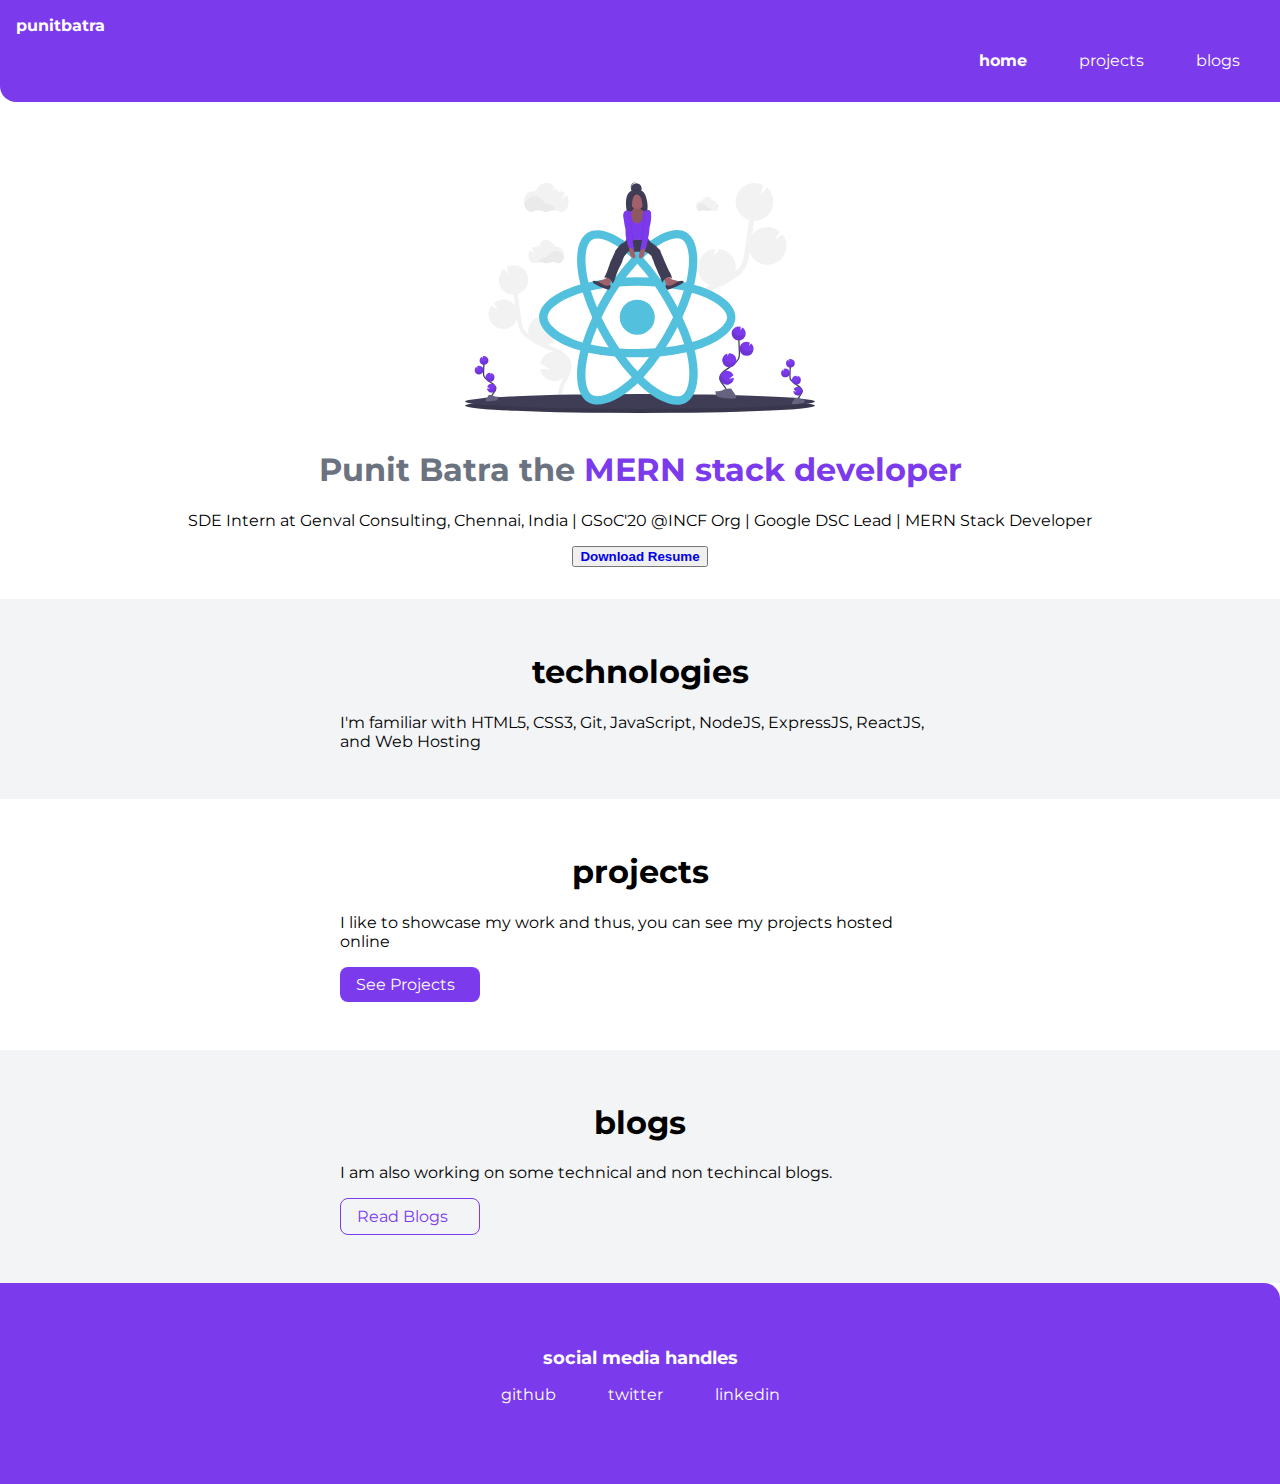
<file: index.html>
<!DOCTYPE html>
<html lang="en">
<head>
    <meta charset="UTF-8">
    <meta name="viewport" content="width=device-width, initial-scale=1.0">
    <title>home | punitbatra</title>
    <link href="styles.css" rel="stylesheet" />
</head>
<body>
    <nav class="navigation container">
        <div class="nav-brand">punitbatra</div>
        <ul class="list-non-bullet nav-pills">
            <li class="list-item-inline">
                <a class="link link-active" href="/">home</a>
            </li>
            <li class="list-item-inline">
                <a class="link" href="/projects.html">projects</a>
            </li>
            <li class="list-item-inline">
                <a class="link" href="/blogs.html">blogs</a>
            </li>
        </ul>
    </nav>

    <header class="hero">
        <img class="hero-img" src="images/hero.svg" />
        <h1 class="hero-heading">Punit Batra the <span class="heading-inverted">MERN stack developer</span></h1>
        <p style="text-align: center">SDE Intern at Genval Consulting, Chennai, India | GSoC'20 @INCF Org |
            Google DSC Lead | MERN Stack Developer
            </p>
            <div style="text-align: center;">
          <button> <a href="https://drive.google.com/file/d/1MBm5LVJsEJwpYCPzF_s4DSCqrEkS1Cup/view?usp=sharing" style="text-decoration: none"><strong>Download Resume</strong></a>
          </button> 
        </div>
    </header>

    <section class="section ow">
        <div class="container container-center">
            <h1>technologies</h1>
            <p>I'm familiar with HTML5, CSS3, Git, JavaScript, NodeJS, ExpressJS, ReactJS, and Web Hosting</p>
        </div>
    </section>

    <section class="section">
        <div class="container container-center">
            <h1>projects</h1>
            <p>I like to showcase my work and thus, you can see my projects hosted online</p>
            <a class="link link-primary" href="/projects.html">See Projects</a>
        </div>
    </section>

    <section class="section ow">
        <div class="container container-center">
            <h1>blogs</h1>
            <p>I am also working on some technical and non techincal blogs.</p>
            <a class="link link-secondary" href="/blogs.html">Read Blogs</a>
        </div>
    </section>

    <footer class="footer">
        <div class="footer-header">social media handles</div>
        <ul class="social-links list-non-bullet">
            <li class="list-item-inline">
                <a class="link" href="https://github.com/PUNITBATRA">
                    github
                </a>
            </li>
            <li class="list-item-inline">
                <a class="link" href="https://twitter.com/Punitbatra6">
                    twitter
                </a>
            </li>
            <li class="list-item-inline">
                <a class="link" href="https://www.linkedin.com/in/punit-batra-757123151/">
                    linkedin
                </a>
            </li>
            
        </ul>
    </footer>


    
</body>
</html>
</file>
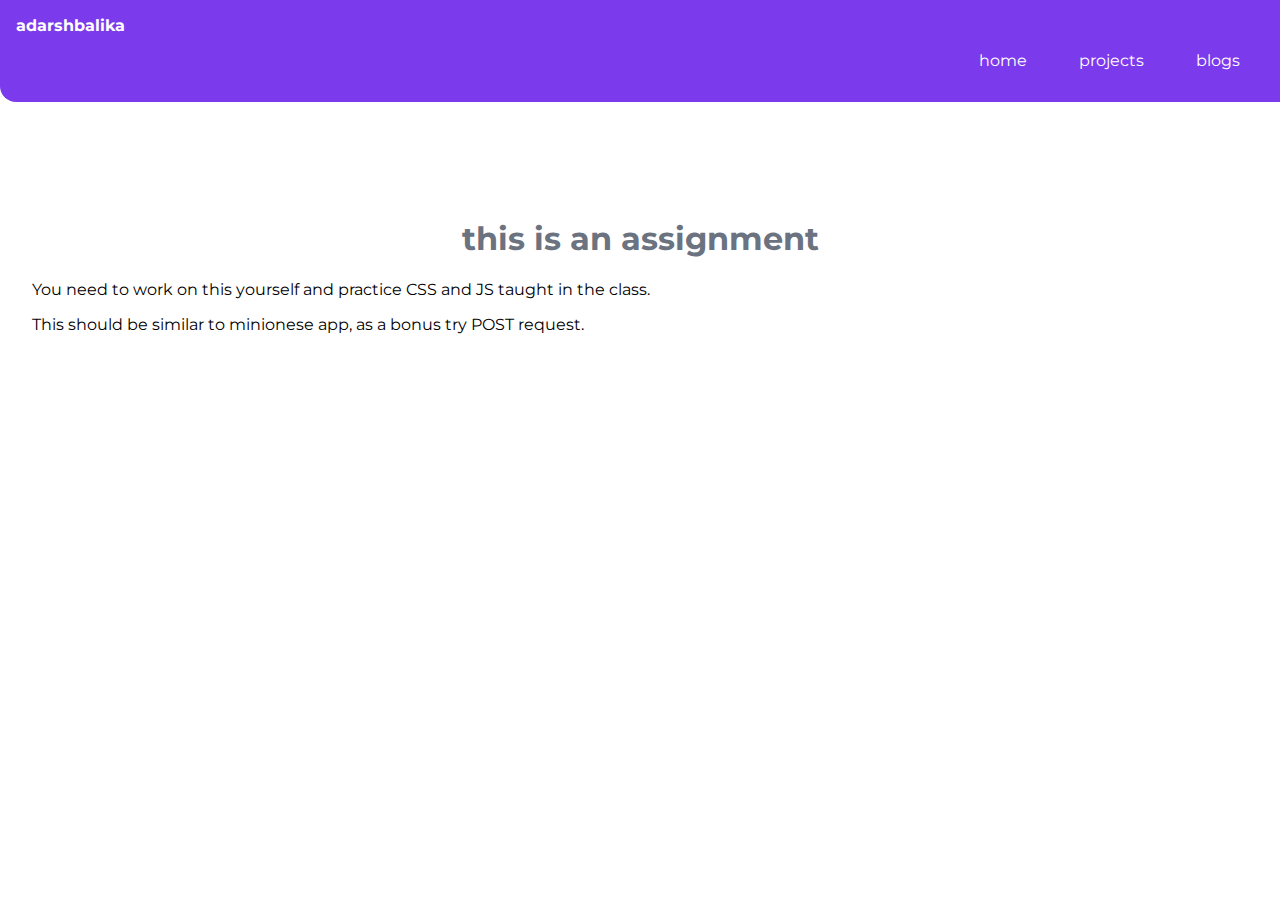
<file: assignments.html>
<!DOCTYPE html>
<html lang="en">

<head>
    <meta charset="UTF-8">
    <meta name="viewport" content="width=device-width, initial-scale=1.0">
    <link href="styles.css" rel="stylesheet" />
    <title>assignment | adarshbalika</title>
</head>

<body>
    <nav class="navigation container">
        <div class="nav-brand">adarshbalika</div>
        <ul class="list-non-bullet nav-pills">
            <li class="list-item-inline">
                <a class="link" href="/">home</a>
            </li>
            <li class="list-item-inline">
                <a class="link " href="/projects.html">projects</a>
            </li>
            <li class="list-item-inline">
                <a class="link" href="/blogs.html">blogs</a>
            </li>
        </ul>
    </nav>

    <header class="hero">
        <h1 class="hero-heading">this is an assignment</h1>
        <p> You need to work on this yourself and practice CSS and JS taught in the class.</p>
        <p>This should be similar to minionese app, as a bonus try POST request.</p>
    </header>

</body>

</html>
</file>
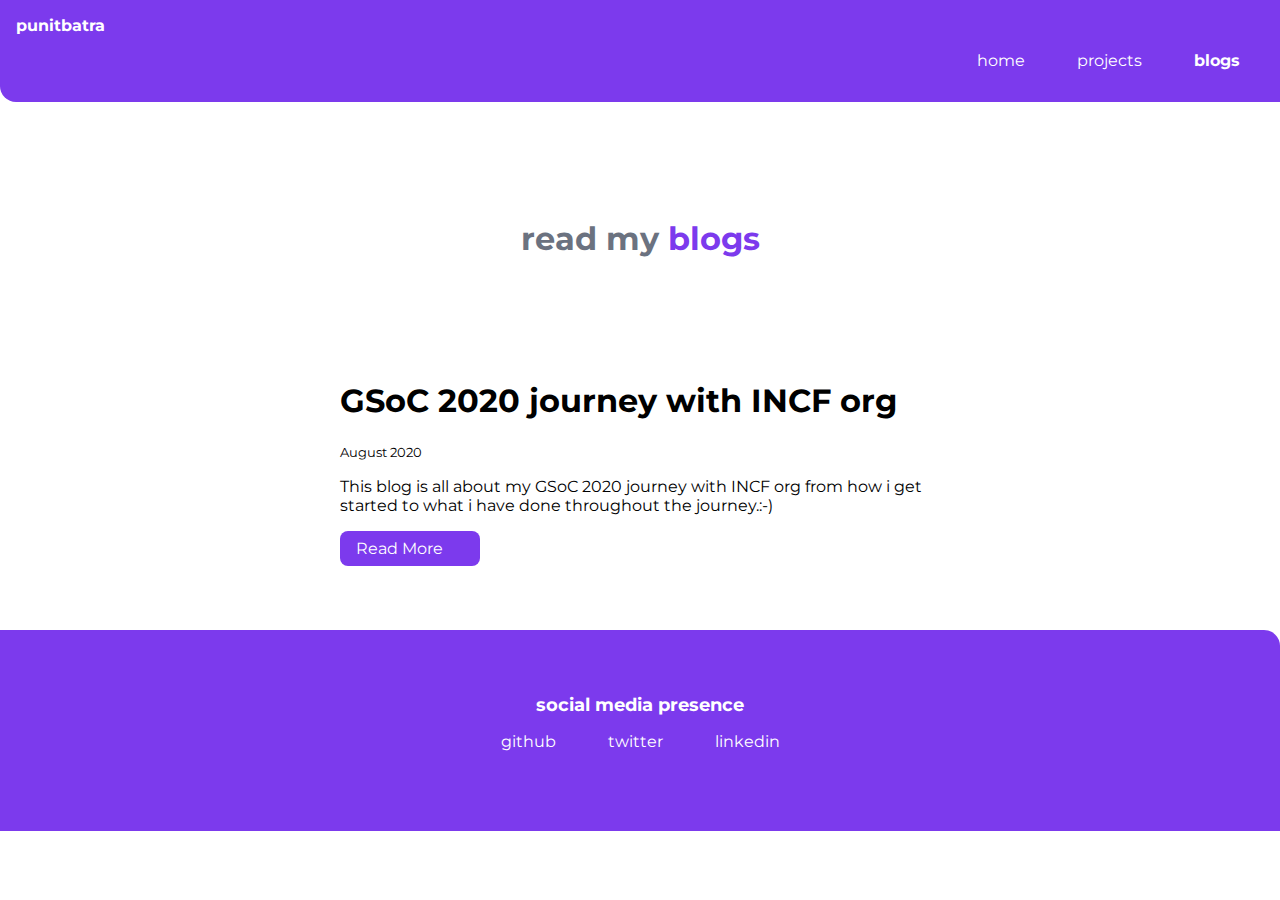
<file: blogs.html>
<!DOCTYPE html>
<html lang="en">
<head>
    <meta charset="UTF-8">
    <meta name="viewport" content="width=device-width, initial-scale=1.0">
    <link href="styles.css" rel="stylesheet" />
    <title>blogs | punitbatra</title>
</head>
<body>
    <nav class="navigation container">
        <div class="nav-brand">punitbatra</div>
        <ul class="list-non-bullet nav-pills">
            <li class="list-item-inline">
                <a class="link" href="/">home</a>
            </li>
            <li class="list-item-inline">
                <a class="link " href="/projects.html">projects</a>
            </li>
            <li class="list-item-inline">
                <a class="link link-active" href="/blogs.html">blogs</a>
            </li>
        </ul>
    </nav>

    <header class="hero">
        <h1 class="hero-heading">read my <span class="heading-inverted">blogs</span></h1>
    </header>

    <ul class="list-non-bullet">

        <li>
            <article class="showcase-list container container-center ">
                <h1>GSoC 2020 journey with INCF org</h1>
            <small>August 2020</small>
            <p>This blog is all about my GSoC 2020 journey with INCF org from how i get started to what i have done throughout the journey.:-)        </p>
        </p>


            <a class="link link-primary" href="https://medium.com/@punitbatra/my-gsoc20-journey-with-incf-org-from-start-to-end-409efe003d3f">Read More</a>
            </article>
            
        </li>

      </ul>


    <footer class="footer">
        <div class="footer-header">social media presence</div>
        <ul class="social-links list-non-bullet">
            <li class="list-item-inline">
                <a class="link" href="https://github.com/PUNITBATRA/">
                    github
                </a>
            </li>
            <li class="list-item-inline">
                <a class="link" href="https://twitter.com/Punitbatra6">
                    twitter
                </a>
            </li>
            <li class="list-item-inline">
                <a class="link" href="https://www.linkedin.com/in/punit-batra-757123151/">
                    linkedin
                </a>
            </li>
            
        </ul>
    </footer>
    
</body>
</html>
</file>
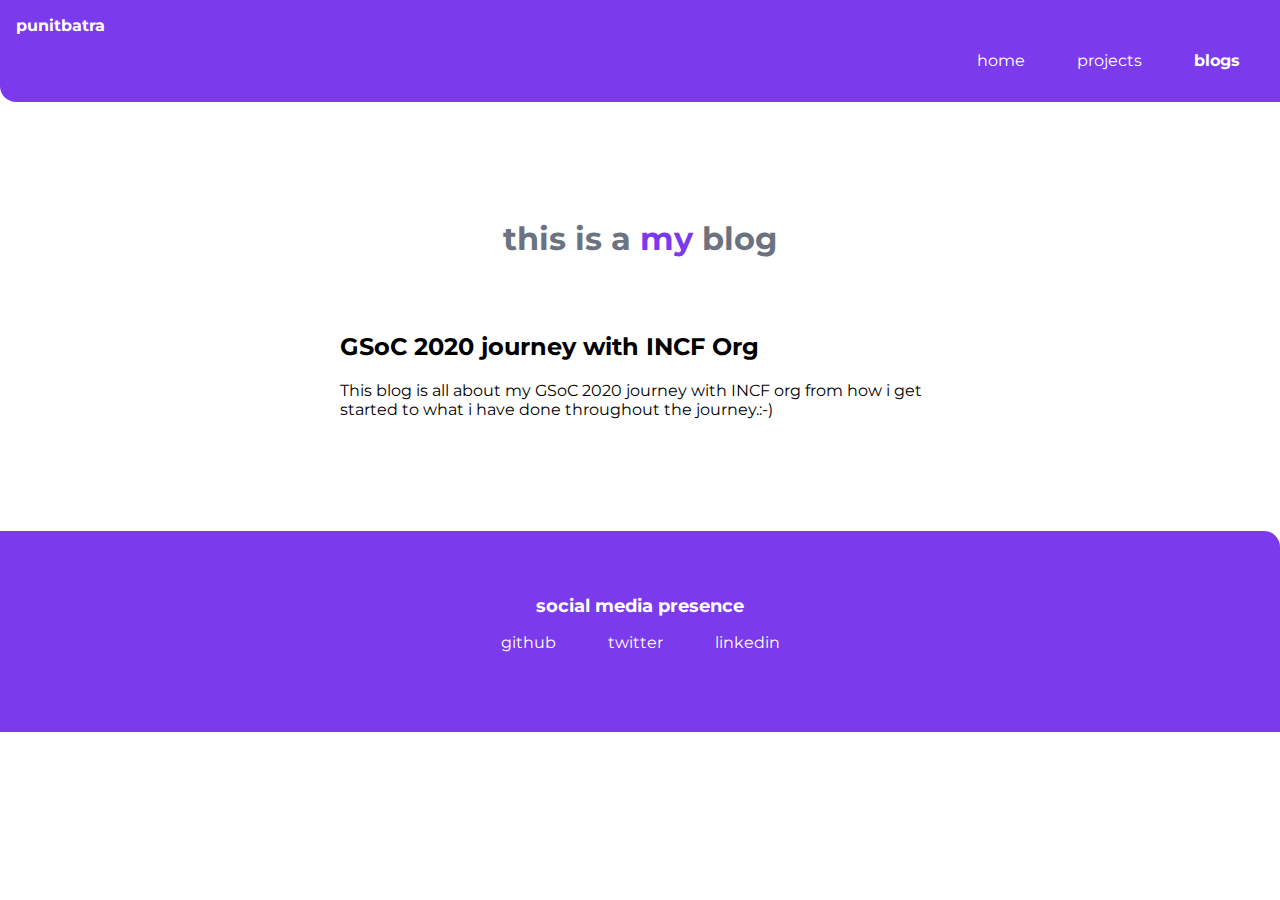
<file: dummy-blog.html>
<!DOCTYPE html>
<html lang="en">

<head>
    <meta charset="UTF-8">
    <meta name="viewport" content="width=device-width, initial-scale=1.0">
    <link href="styles.css" rel="stylesheet" />
    <title>blogs | punitbatra</title>
</head>

<body>
    <nav class="navigation container">
        <div class="nav-brand">punitbatra</div>
        <ul class="list-non-bullet nav-pills">
            <li class="list-item-inline">
                <a class="link" href="/">home</a>
            </li>
            <li class="list-item-inline">
                <a class="link " href="/projects.html">projects</a>
            </li>
            <li class="list-item-inline">
                <a class="link link-active" href="/blogs.html">blogs</a>
            </li>
        </ul>
    </nav>

    <header class="hero">
        <h1 class="hero-heading">this is a <span class="heading-inverted">my</span> blog</h1>
    </header>

    <article class="container-center showcase-blog">
        <h2>GSoC 2020 journey with INCF Org</h2>

        <p>
This blog is all about my GSoC 2020 journey with INCF org from how i get started to what i have done throughout the journey.:-)        </p>

    
    </article>


    <footer class="footer">
        <div class="footer-header">social media presence</div>
        <ul class="social-links list-non-bullet">
            <li class="list-item-inline">
                <a class="link" href="https://github.com/PUNITBATRA/">
                    github
                </a>
            </li>
            <li class="list-item-inline">
                <a class="link" href="https://twitter.com/Punitbatra6">
                    twitter
                </a>
            </li>
            <li class="list-item-inline">
                <a class="link" href="https://www.linkedin.com/in/punit-batra-757123151/">
                    linkedin
                </a>
            </li>

        </ul>
    </footer>

</body>

</html>
</file>
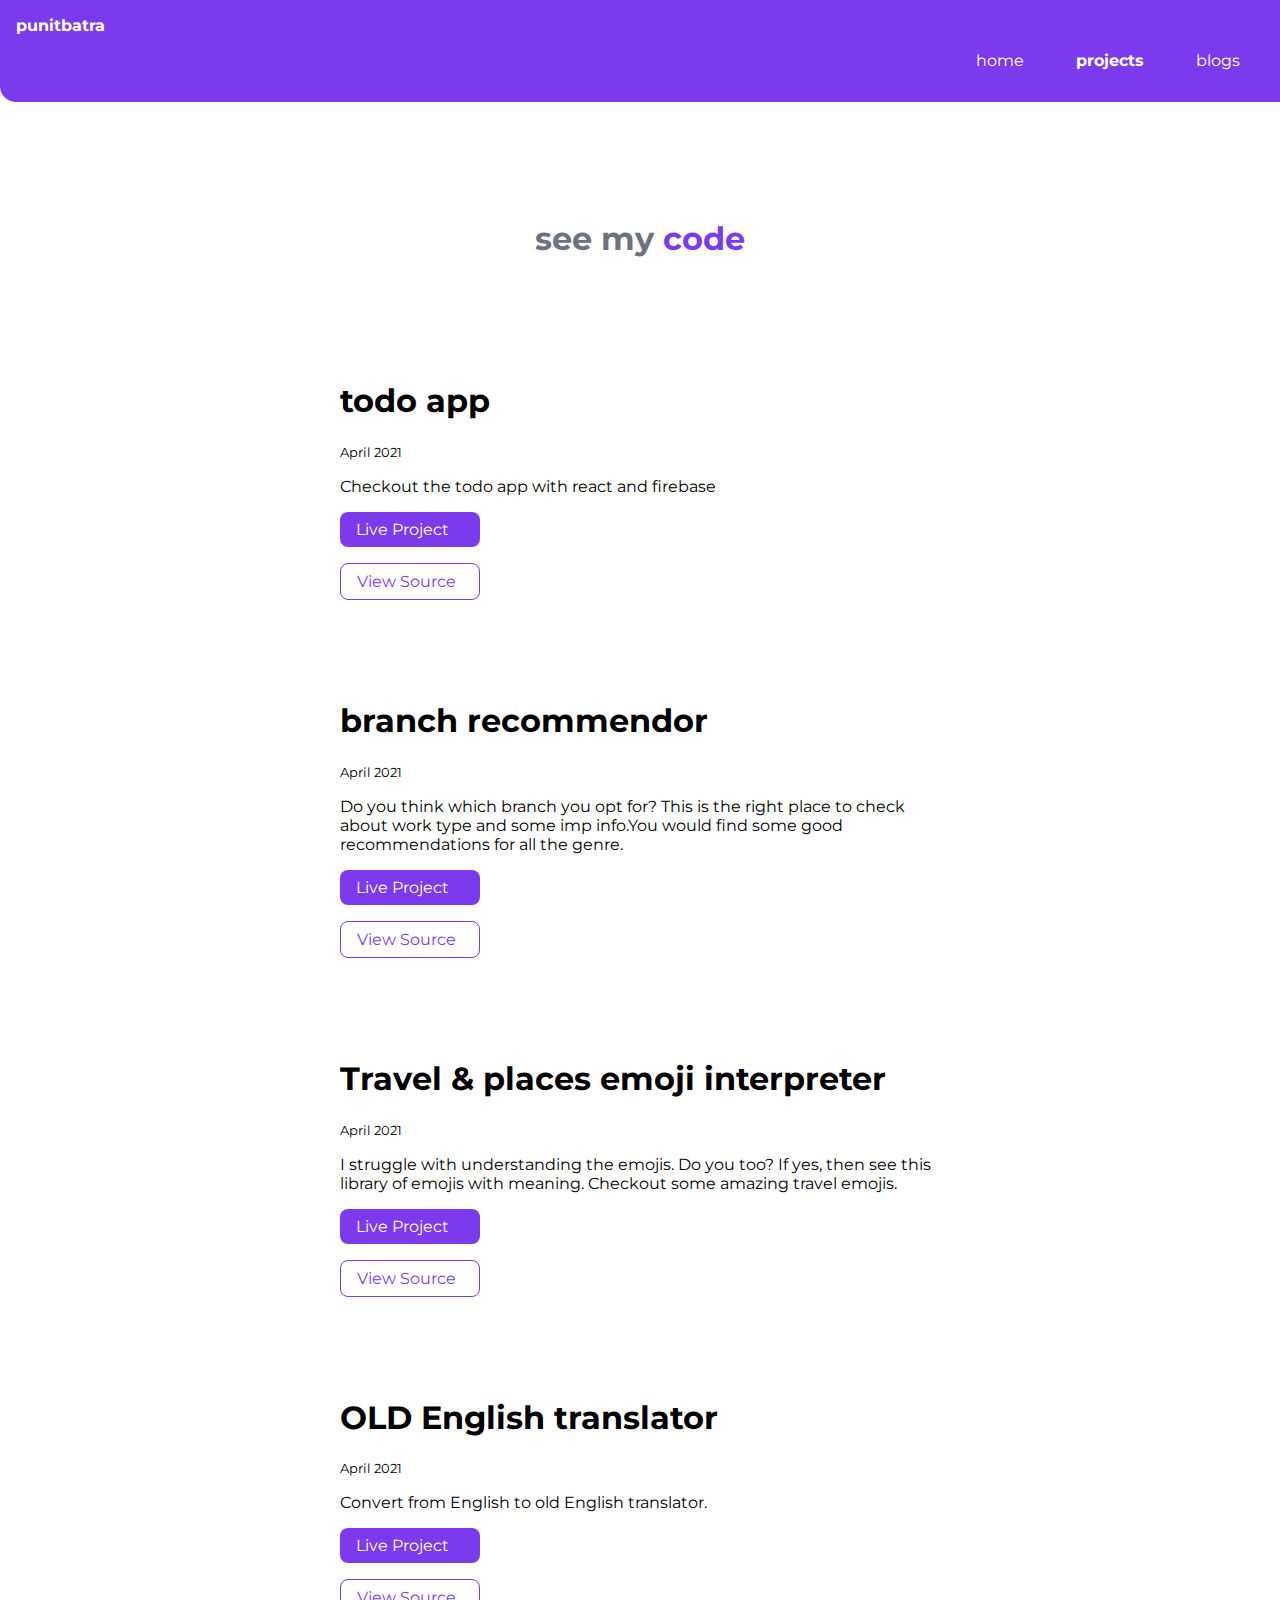
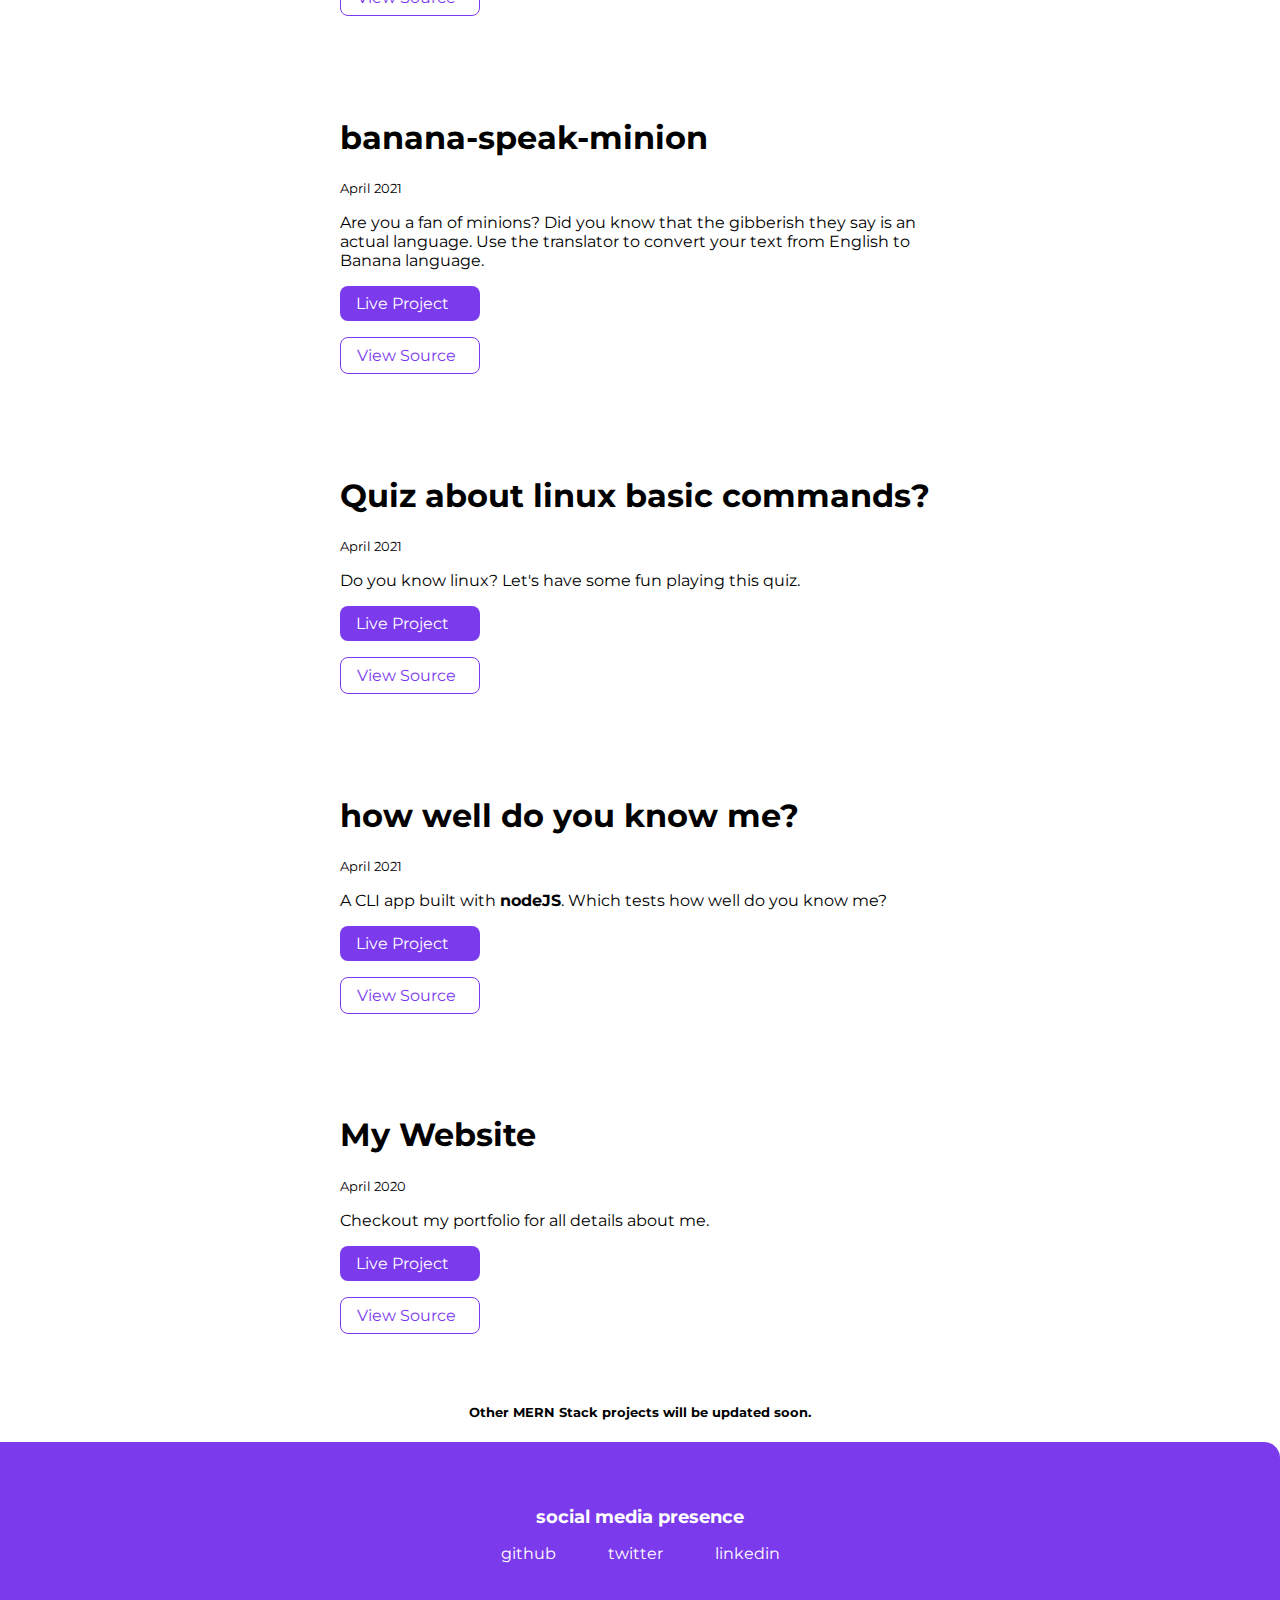
<file: projects.html>
<!DOCTYPE html>
<html lang="en">
<head>
    <meta charset="UTF-8">
    <meta name="viewport" content="width=device-width, initial-scale=1.0">
    <link href="styles.css" rel="stylesheet" />
    <title>projects | punitbatra</title>
</head>
<body>
    <nav class="navigation container">
        <div class="nav-brand">punitbatra</div>
        <ul class="list-non-bullet nav-pills">
            <li class="list-item-inline">
                <a class="link" href="/">home</a>
            </li>
            <li class="list-item-inline">
                <a class="link link-active" href="/projects.html">projects</a>
            </li>
            <li class="list-item-inline">
                <a class="link" href="/blogs.html">blogs</a>
            </li>
        </ul>
    </nav>

    <header class="hero">
        <h1 class="hero-heading">see my <span class="heading-inverted"> code</span></h1>
    </header>

    <ul class="list-non-bullet">
        <li>
            <article class="showcase-list container container-center ">
                <h1>todo app</h1>
            <small>April 2021</small>
            <p>Checkout the todo app with react and firebase</p>


            <a class="link link-primary" href="https://todo-app-da352.web.app/">Live Project</a>
            <a class="link link-secondary" href="https://github.com/PUNITBATRA/todo">View Source</a>

            </article>
            
        </li>

        <li>
            <article class="showcase-list container container-center ">
                <h1>branch recommendor</h1>
            <small>April 2021</small>
            <p>Do you think which branch you opt for? This is the right place to check about work type and some imp info.You would find some good recommendations for all the genre.</p>

            <a class="link link-primary" href="https://70x5s.csb.app/">Live Project</a>
            <a class="link link-secondary" href="https://codesandbox.io/s/inspiring-wave-70x5s">View Source</a>

            </article>
            
        </li>

        <li>
            <article class="showcase-list container container-center ">
                <h1>Travel & places emoji interpreter</h1>
            <small>April 2021</small>
            <p>I struggle with understanding the emojis. Do you too? If yes, then see this library of emojis with meaning. Checkout some amazing travel emojis.</p>

            <a class="link link-primary" href="https://go7t5.csb.app/">Live Project</a>
            <a class="link link-secondary" href="https://codesandbox.io/s/go7t5">View Source</a>

            </article>
            
        </li>

        <li>
            <article class="showcase-list container container-center ">
                <h1>OLD English translator</h1>
            <small>April 2021</small>
            <p>Convert from English to old English translator. </p>

            <a class="link link-primary" href="https://oldenglishtranslator.netlify.app/">Live Project</a>
            <a class="link link-secondary" href="https://github.com/PUNITBATRA/oldenglish-translator">View Source</a>

            </article>
            
        </li>

        <li>
            <article class="showcase-list container container-center ">
                <h1>banana-speak-minion</h1>
            <small>April 2021</small>
            <p>Are you a fan of minions? Did you know that the gibberish they say is an actual language. Use the translator to convert your text from English to Banana language.</p>

            <a class="link link-primary" href="https://banana-speak-minion.netlify.app/">Live Project</a>
            <a class="link link-secondary" href="https://github.com/PUNITBATRA/banana-speak-minion">View Source</a>

            </article>
            
        </li>
        <li>
            <article class="showcase-list container container-center ">
                <h1>Quiz about linux basic commands?</h1>
            <small>April 2021</small>
            <p>Do you know linux? Let's have some fun playing this quiz.</p>

            <a class="link link-primary" href="https://replit.com/@Punit06/L1-P2?embed=1&output=1">Live Project</a>
            <a class="link link-secondary" href="https://github.com/PUNITBATRA/Linux-quiz">View Source</a>

            </article>
            
        </li>


        <li>
            <article class="showcase-list container container-center ">
                <h1>how well do you know me?</h1>
                <small>April 2021</small>  <p>A CLI app built with <strong>nodeJS</strong>. Which tests how well do you know me?
              </p>
    
                <a class="link link-primary" href="https://replit.com/@Punit06/L1-P1?embed=1&output=1">Live Project</a>
                <a class="link link-secondary" href="https://github.com/PUNITBATRA/KnowMe-quiz">View Source</a>
            </article>
            
        </li>

        <li>
            <article class="showcase-list container container-center ">
                <h1>My Website</h1>
                <small>April 2020</small>  <p>Checkout my portfolio for all details about me.
              </p>
    
                <a class="link link-primary" href="http://punitbatra.co/">Live Project</a>
                <a class="link link-secondary" href="https://github.com/PUNITBATRA/PUNITBATRA">View Source</a>
            </article>
            <h5 style="text-align:center">Other MERN Stack projects will be updated soon.</h5>
            
        </li>


      
    </ul>

    <footer class="footer">
        <div class="footer-header">social media presence</div>
        <ul class="social-links list-non-bullet">
            <li class="list-item-inline">
                <a class="link" href="https://github.com/PUNITBATRA">
                    github
                </a>
            </li>
            <li class="list-item-inline">
                <a class="link" href="https://twitter.com/Punitbatra6">
                    twitter
                </a>
            </li>
            <li class="list-item-inline">
                <a class="link" href="https://www.linkedin.com/in/punit-batra-757123151/">
                    linkedin
                </a>
            </li>
            
        </ul>
    </footer>
    
</body>
</html>
</file>
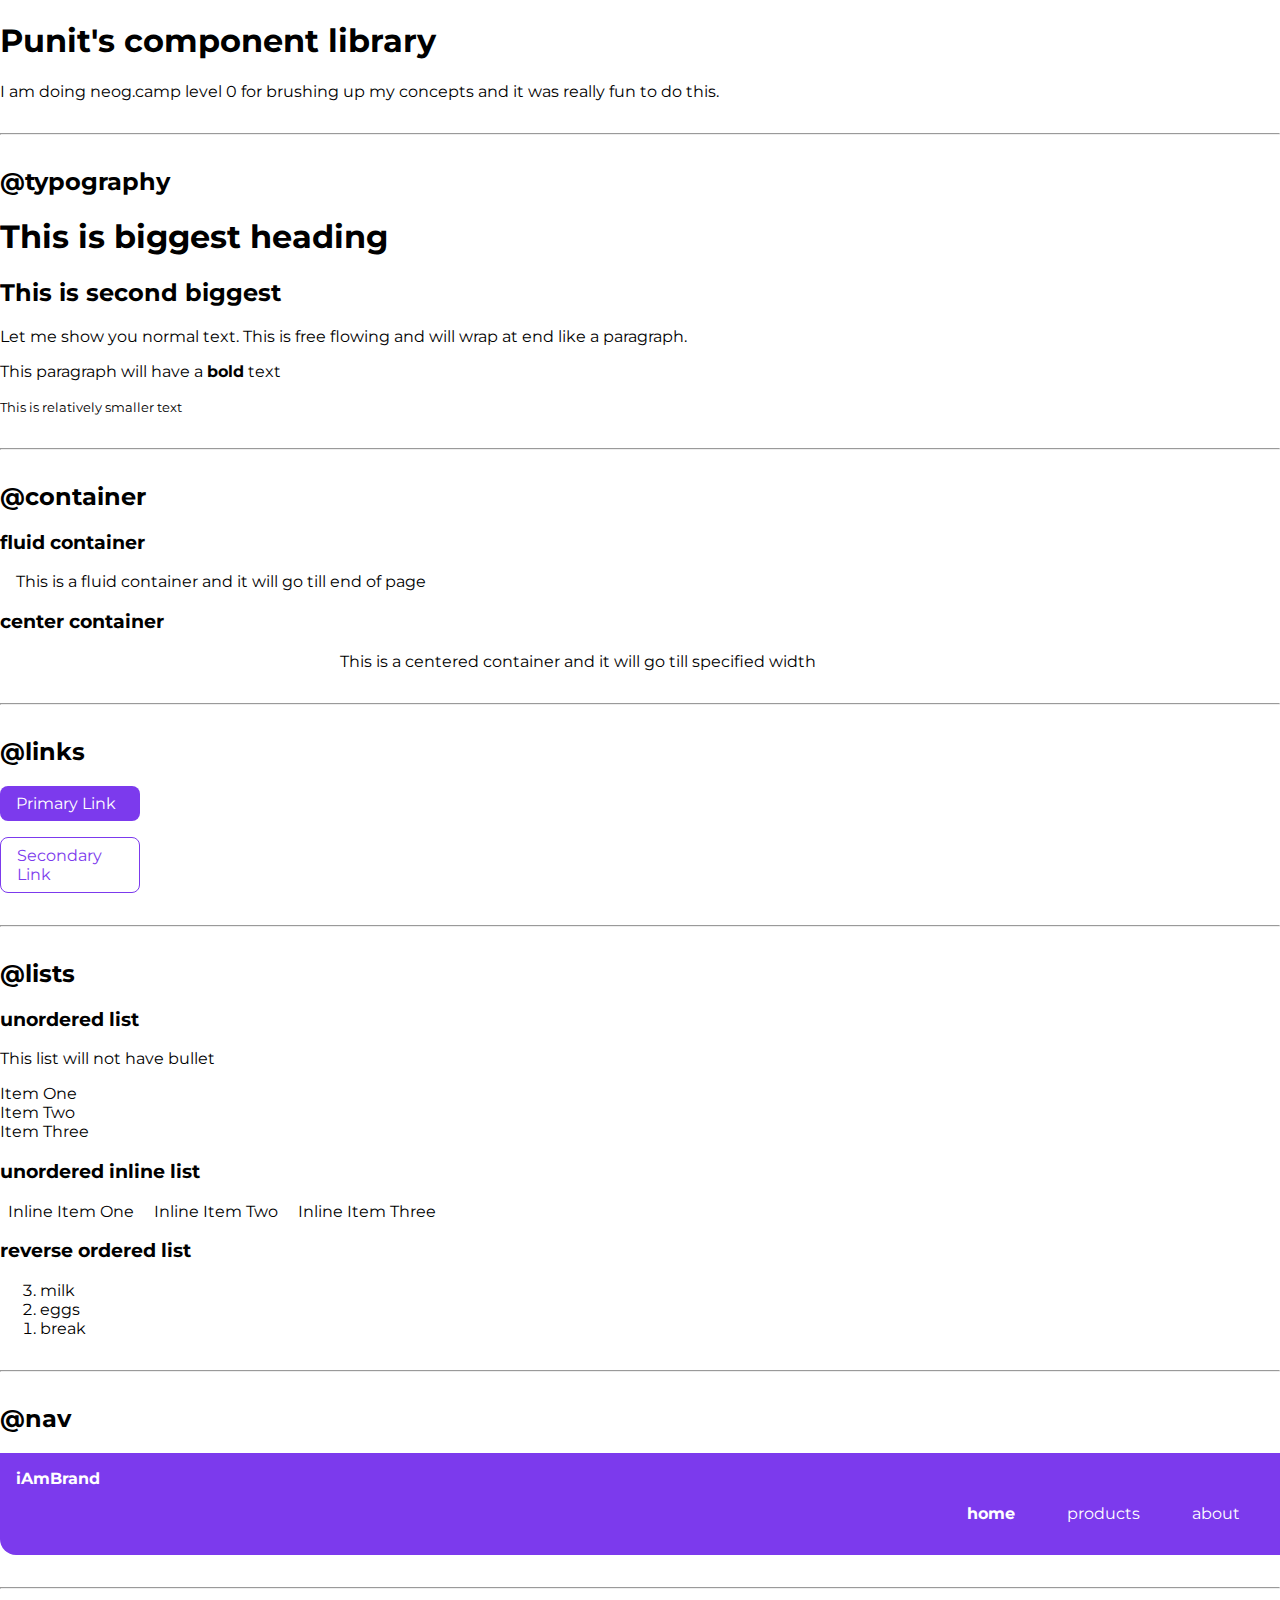
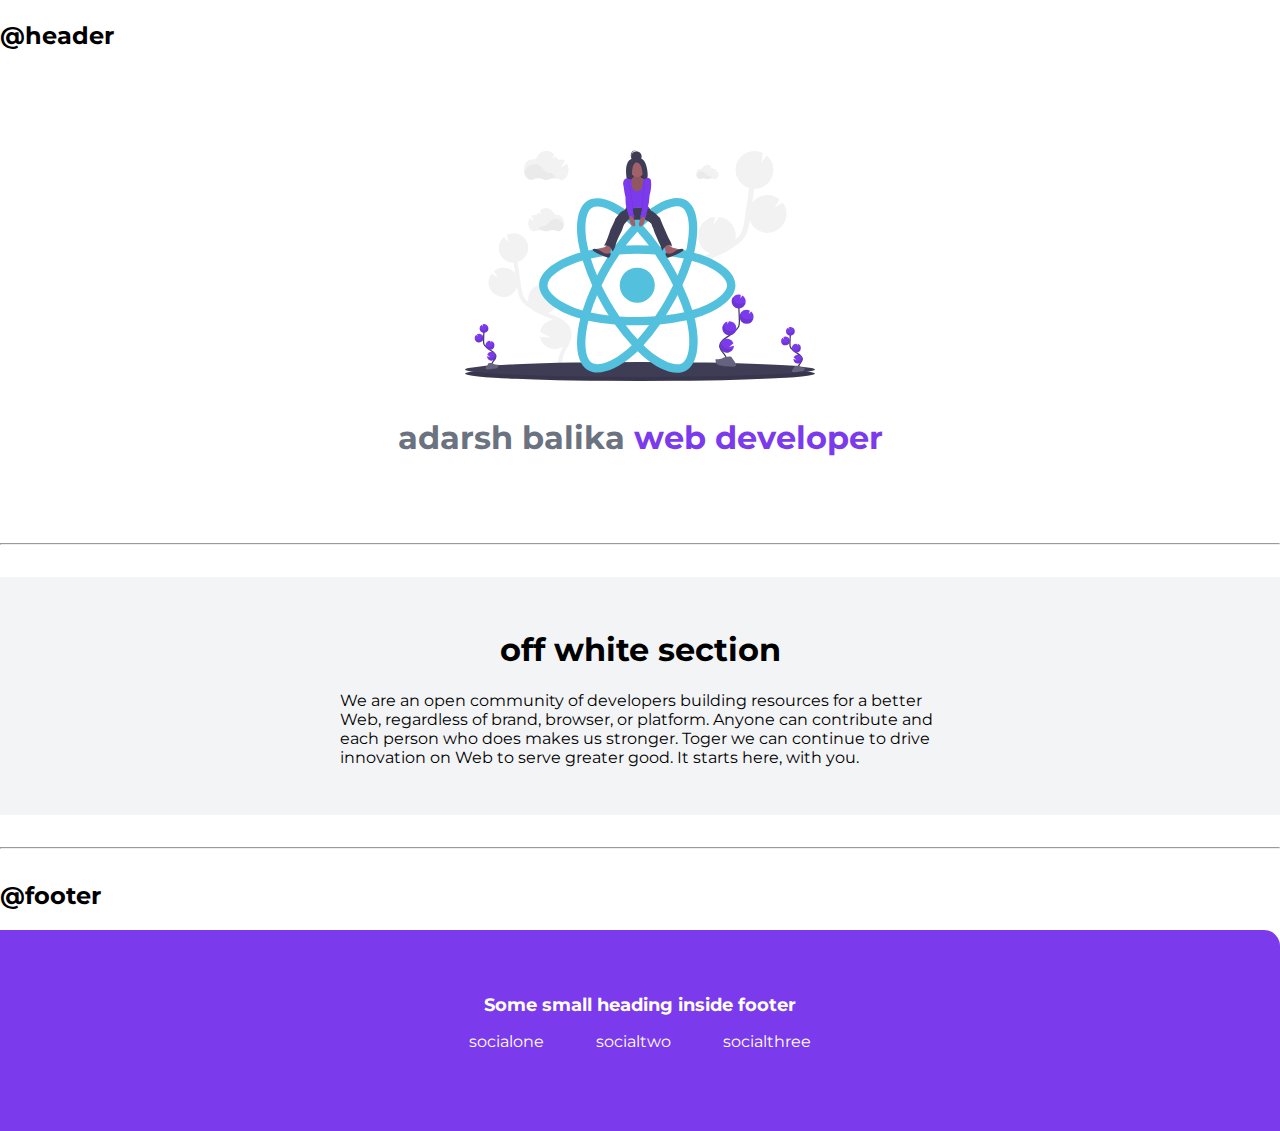
<file: lib/components.html>
<!DOCTYPE html>
<html lang="en">

<head>
    <meta charset="UTF-8">
    <meta name="viewport" content="width=device-width, initial-scale=1.0">
    <title>Component Library</title>

    <link href="/styles.css" rel="stylesheet" />
</head>

<body>
    <h1>Punit's component library</h1>
    <p>I am doing neog.camp level 0 for brushing up my concepts and it was really fun to do this.
    </p>

    <hr>


    <h2>@typography</h2>

    <h1>This is  biggest heading</h1>
    <h2>This is  second biggest</h2>
    <p> Let me show you  normal text. This is free flowing and will wrap at  end like a paragraph. </p>
    <p>This paragraph will have a <strong>bold</strong> text</p>
    <small>This is relatively smaller text</small>

    <hr>

    <h2>@container</h2>

    <h3>fluid container</h3>
    <div class="container">This is a fluid container and it will go till  end of  page</div>

    <h3>center container</h3>
    <div class="container container-center">This is a centered container and it will go till  specified width</div>

    <hr>

    <h2>@links</h2>

    <a class="link link-primary" href="/">Primary Link</a>
    <a class="link link-secondary" href="/">Secondary Link</a>

    <hr>

    <h2>@lists</h2>

    <h3>unordered list</h3>
    <p> This list will not have  bullet</p>

    <ul class="list-non-bullet">
        <li>Item One</li>
        <li>Item Two</li>
        <li>Item Three</li>

    </ul>

    <h3> unordered inline list</h3>

    <ul class="list-non-bullet">
        <li class="list-item-inline">Inline Item One</li>
        <li class="list-item-inline">Inline Item Two</li>
        <li class="list-item-inline">Inline Item Three</li>
    </ul>

    <h3> reverse ordered list</h3>

    <ol reversed>
        <li>milk</li>
        <li>eggs</li>
        <li>break</li>
    </ol>

    <hr />

    <h2>@nav</h2>

    <nav class="navigation container">
        <div class="nav-brand">iAmBrand</div>
        <ul class="list-non-bullet nav-pills">
            <li class="list-item-inline">
                <a class="link link-active" href="/">home</a>
            </li>
            <li class="list-item-inline">
                <a class="link" href="/">products</a>
            </li>
            <li class="list-item-inline">
                <a class="link" href="/">about</a>
            </li>
        </ul>
    </nav>

    <hr>

    <h2>@header</h2>

    <header class="hero">
        <img class="hero-img" src="/images/hero.svg" />
        <h1 class="hero-heading">adarsh balika  <span class="heading-inverted"> web developer</span></h1>
    </header>

    <hr>
  

    <section class="section ow">
        <div class="container container-center">
            <h1>off white section</h1>
            <p>We are an open community of developers building resources for a better Web, regardless of brand, browser,
                or platform. Anyone can contribute and each person who does makes us stronger. Toger we can continue
                to drive innovation on  Web to serve  greater good. It starts here, with you.</p>
        </div>

    </section>

    <hr>

    <h2>@footer</h2>

    <footer class="footer">
        <div class="footer-header">Some small heading inside footer</div>
        <ul class="social-links list-non-bullet">
            <li class="list-item-inline">
                <a class="link" href="/">
                    socialone
                </a>
            </li>
            <li class="list-item-inline">
                <a class="link" href="/">
                    socialtwo
                </a>
            </li>
            <li class="list-item-inline">
                <a class="link" href="/">
                    socialthree
                </a>
            </li>
            
        </ul>
    </footer>

    </div>
</body>

</html>
</file>
<file: styles.css>
@import url("https://fonts.googleapis.com/css2?family=Montserrat:wght@400;700&display=swap");

:root {
  --primary-color: #7c3aed;
  --off-white: #f3f4f6;
  --dark-gray: #6b7280;
}

body {
  font-family: "Montserrat", sans-serif;
  margin: 0px;
}

hr {
  margin: 2rem 0rem;
}

.margin-md {
  margin: 2rem;
}
.container {
  padding: 0rem 1rem;
}

.container-center {
  max-width: 600px;
  margin: auto;
}

.link {
  box-sizing: border-box;
  text-decoration: none;
  padding: 0.5rem 1rem;
}

.link-primary {
  background-color: var(--primary-color);
  border-radius: 0.5rem;
  color: white;
  display: block;
  max-width: 140px;
  margin: 1rem 1rem 1rem 0rem;
}

.link-secondary {
  color: var(--primary-color);
  border-radius: 0.5rem;
  border: 1px solid var(--primary-color);
  display: block;
  max-width: 140px;
  margin: 1rem 1rem 1rem 0rem;
}

.list-non-bullet {
  list-style: none;
  padding-inline-start: 0px;
}

.list-item-inline {
  display: inline;
  padding: 0rem 0.5rem;
}

/* nav */
.navigation {
  background-color: var(--primary-color);
  color: white;
  padding: 1rem;
  border-bottom-left-radius: 1rem;
}

.navigation .nav-brand {
  font-weight: bold;
}

.navigation .nav-pills {
  text-align: right;
}

.navigation .link {
  color: white;
}

.navigation .link-active {
  font-weight: bold;
}

.hero {
  padding: 2rem;
  padding-top: 5rem;
}

.hero .hero-img {
  max-width: 80%;
  width: 350px;
  display: block;
  margin: auto;
}

.hero .hero-heading {
  text-align: center;
  padding-top: 1rem;
  color: var(--dark-gray);
}

.hero .hero-heading .heading-inverted {
  color: var(--primary-color);
}

/** sections **/

.section {
  padding: 2rem;
}

.section h1 {
  text-align: center;
}

.ow {
  background-color: var(--off-white);
}

/** footers **/

.footer {
  background-color: var(--primary-color);
  padding: 4rem 1rem;
  text-align: center;
  color: white;
  border-top-right-radius: 1rem;
}

.footer .link {
  color: white;
}

.footer .footer-header {
  font-weight: bold;
  font-size: large;
}

.footer ul {
  padding-inline-start: 0px;
}

.showcase-list {
  padding: 2rem;
}

.showcase-blog {
  padding-bottom: 6rem;
}
</file>
